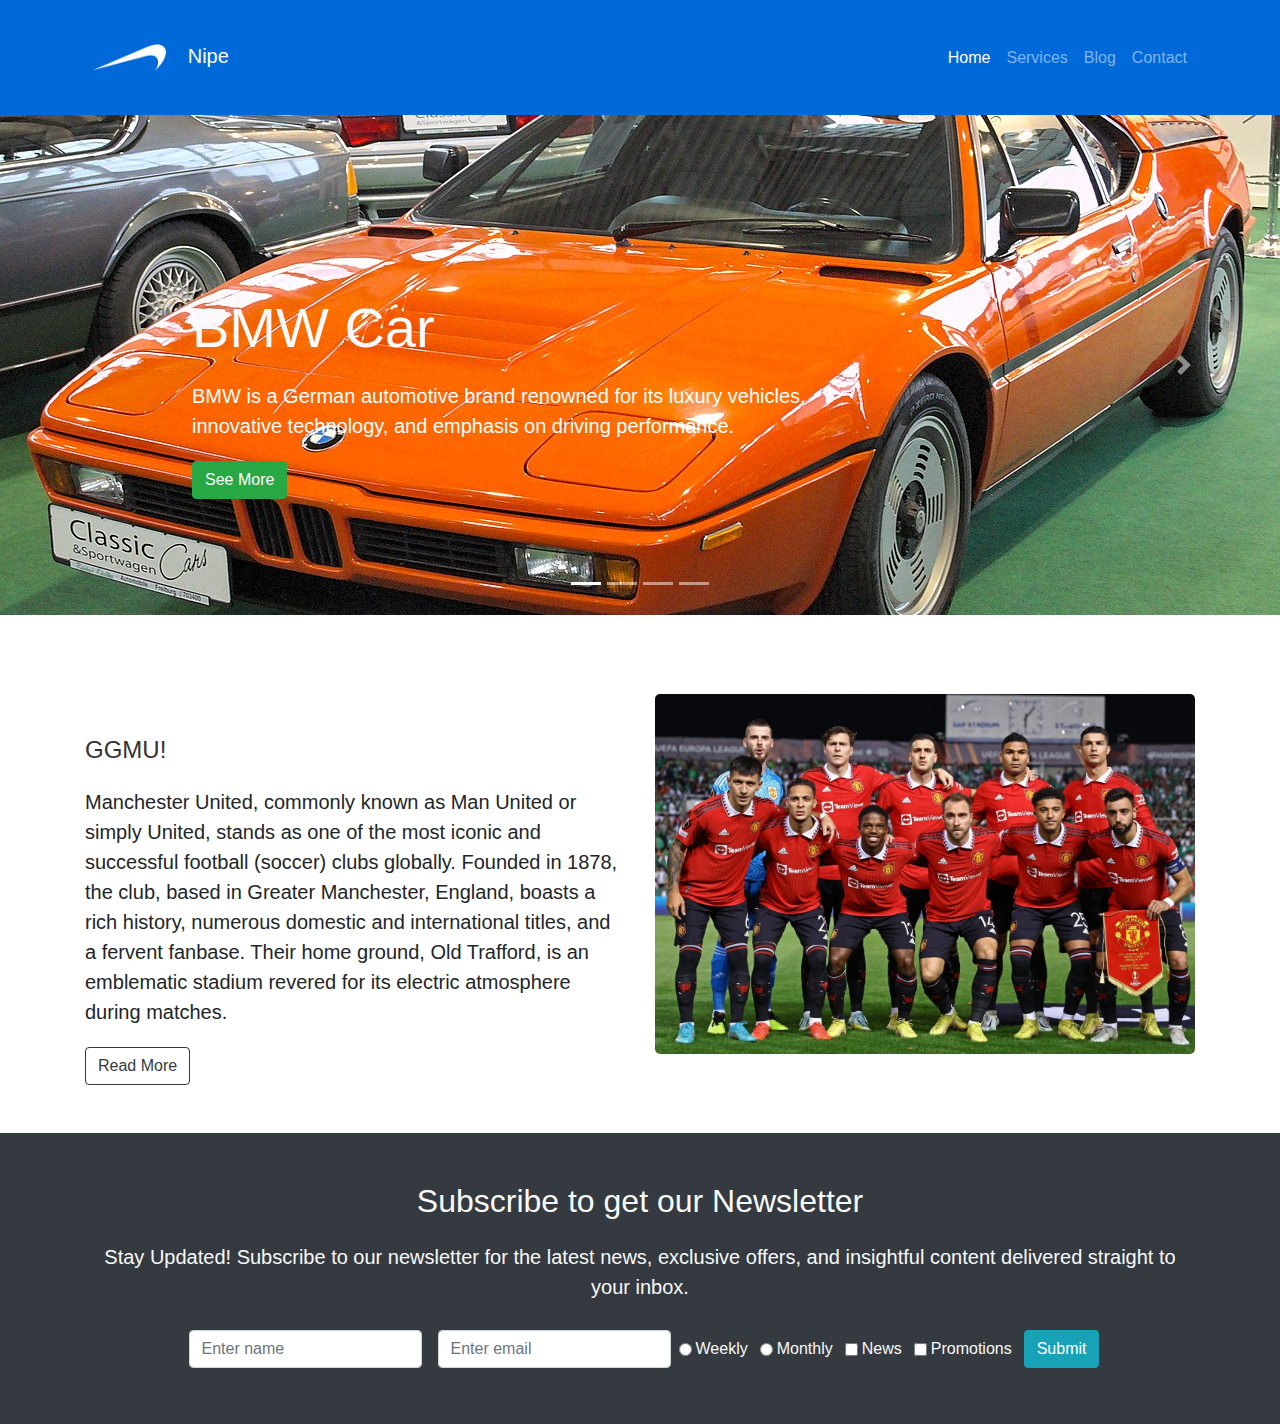
<file: V1/index.html>
<!DOCTYPE html>
<html lang="en">
<head>
	
	<meta charset="utf-8">
	<meta name="viewport" content="width=device-width; initial-scale=1.0">
	<link rel="shortcut icon" type="image/x-icon" href="img/favicon.png">
	<link rel="stylesheet" type="text/css" href="css/bootstrap.min.css">
	<link rel="stylesheet" type="text/css" href="css/main.css">
	<link rel="stylesheet" type="text/css" href="css/uikit.min.css"> 
	<link rel="stylesheet" type="text/css" href="css/fontawesome/css/all.css">
	<title>Nipe</title>
</head>
<body>

	<!-- Navbar Section Start -->
	<nav class="navbar navbar-dark navbar-expand-lg"  uk-sticky="top:100; animation: uk-animation-slide-top; bottom: #sticky-on-scroll-up">
		<div class="container">
			<a href="index.html" class="navbar-brand">
				<img src="img/logo1.png" class="img-fluid p-0" style="width: 35%; filter: brightness(0) invert(1);">
				<div class="ml-2 p-0 d-inline webT">Nipe</div>
			</a>
			<button class="navbar-toggler navbar-toggler-right" data-toggle="collapse" data-target="#navBar">
				<span class="navbar-toggler-icon"></span>
			</button>
			<div class="collapse navbar-collapse" id="navBar">
				<ul class="navbar-nav  ml-auto ">

					<li class="nav-item active">
						<a class="nav-link " href="index.html">Home</a>
					</li>
					<li class="nav-item">
						<a class="nav-link" href="services.html">Services</a>
					</li>
					<li class="nav-item">
						<a class="nav-link" href="blog.html">Blog</a>
					</li>
					<li class="nav-item">
						<a class="nav-link" href="contact.html">Contact</a>
					</li>
				</ul>
			</div>
		</div>
	</nav>
	<!-- Nav Section End -->

	<!-- Slider Section Start -->
	<section id="slider" class="bg-dark"> 
		<div id="myCarousel" class="carousel slide" data-ride="carousel">
			<ol class="carousel-indicators">
				<li class="active" data-slide-to="0" data-target="#myCarousel"></li>
				<li data-target="#myCarousel" data-slide-to="1"></li>
				<li data-target="#myCarousel" data-slide-to="2"></li>
				<li data-target="#myCarousel" data-slide-to="3"></li>
			</ol>
			<div class="carousel-inner" role="listbox">
				<div class="carousel-item crs-img-1 active">
					<div class="container">
						<div class="carousel-caption pb-5 mb-5 text-left">
							<h2 class="display-4 text-light">BMW Car</h2>
							<p class="lead">
								BMW is a German automotive brand renowned for its luxury vehicles,<br>innovative technology, and emphasis on driving performance.
							</p>
							<a href="blog.html" class="btn btn-success">See More</a>
						</div>
					</div>
				</div>
				<div class="carousel-item crs-img-2">
					<div class="container">
						<div class="carousel-caption mb-5 text-center">
							<h2 class="display-4 text-light">AI Home</h2>
							<p>
								An AI home integrates artificial intelligence into household devices and systems, allowing automation, control,<br> and optimization of various functions for convenience and efficiency.
							</p>
							<a href="blog.html" class="btn btn-warning">Read More</a>
						</div>
					</div>
				</div>
				<div class="carousel-item crs-img-3">
					<div class="container">
						<div class="carousel-caption pb-5 mb-5 text-right">
							<h2 class="display-4 text-light">Play/Theater</h2>
							<p>
								The theater provides a stage for storytelling, entertainment, and artistic expression through live performances, <br>encompassing various genres like drama, comedy, musicals, and more.
							</p>
							<a href="blog.html" class="btn btn-info">Learn More</a>
						</div>
					</div>
				</div>
				<div class="carousel-item crs-img-4">
					<div class="container">
						<div class="carousel-caption pb-5 mb-5 text-left">
							<h2 class="display-4 text-light">Poppins</h2>
							<p>
								House of classic & modern florals, plants & tropicals, <br>along with Mylar balloons & gourmet baskets.
							</p>
							<a href="blog.html" class="btn btn-success">Read More</a>
						</div>
					</div>
				</div>
			</div>
			<a href="#myCarousel" class="carousel-control-prev" data-slide="prev">
				<span class="carousel-control-prev-icon"></span>
			</a>
			<a href="#myCarousel" class="carousel-control-next" data-slide="next">
				<span class="carousel-control-next-icon"></span>
			</a>
		</div>		
	</section>
	<!-- Slider Section End -->

	<!-- Info Section Start -->
	<section id="info" class="py-5">
		<div class="container">
			<div class="row">
				<div class="col-lg-6 col-md-6 col-sm-6 justify-content-center text-left infoS">
					<h3 >GGMU!</h3>
					<p class="lead">
						Manchester United, commonly known as Man United or simply United, stands as one of the most iconic and successful football (soccer) clubs globally. Founded in 1878, the club, based in Greater Manchester, England, boasts a rich history, numerous domestic and international titles, and a fervent fanbase. Their home ground, Old Trafford, is an emblematic stadium revered for its electric atmosphere during matches.
					</p>
					<a href="services.html" class="btn btn-outline-dark">Read More</a>
				</div>
				<div class="col-lg-6 col-md-6 col-sm-6 align-self-center">
					<img src="img/info.jpg" class="img-fluid">
				</div>
			</div>
		</div>
	</section>
	<!-- Info Section End -->
	
	<!-- Subscribe Section Start -->
	<section id="subscribe" class="text-center py-5 bg-dark text-light">
	<div class="container">
		<div class="row">
			<div class="col">
				<h2 class="text-light">Subscribe to get our Newsletter</h2>
				<p class="lead">
					Stay Updated! Subscribe to our newsletter for the latest news, exclusive offers, and insightful content delivered straight to your inbox.
				</p>
				<form class="form-inline justify-content-center">
					<input type="text" placeholder="Enter name" class="form-control m-2">
					<input type="email" placeholder="Enter email" class="form-control m-2">
					<div class="form-check form-check-inline">
						<input class="form-check-input" type="radio" name="newsletter-frequency" id="daily" value="daily">
						<label class="form-check-label" for="daily">Weekly</label>
					</div>
					<div class="form-check form-check-inline">
						<input class="form-check-input" type="radio" name="newsletter-frequency" id="weekly" value="weekly">
						<label class="form-check-label" for="weekly">Monthly</label>
					</div>
					<div class="form-check form-check-inline">
						<input class="form-check-input" type="checkbox" name="newsletter-type[]" id="news" value="news">
						<label class="form-check-label" for="news">News</label>
					</div>
					<div class="form-check form-check-inline">
						<input class="form-check-input" type="checkbox" name="newsletter-type[]" id="promotions" value="promotions">
						<label class="form-check-label" for="promotions">Promotions</label>
					</div>
					<a href="services.html" class="btn btn-info">Submit</a>
				</form>
			</div>
		</div>
	</div>
</section>
<!-- Subcribe Section End -->

	<script type="text/javascript" src="js/jquery-slim.min.js"></script>
	<script type="text/javascript" src="js/popper.min.js"></script>
	<script type="text/javascript" src="js/bootstrap.min.js"></script>
	<script type="text/javascript" src="js/uikit.min.js"></script>
	<script type="text/javascript" src="js/uikit-icons.min.js"></script>
</body>
</html>
</file>
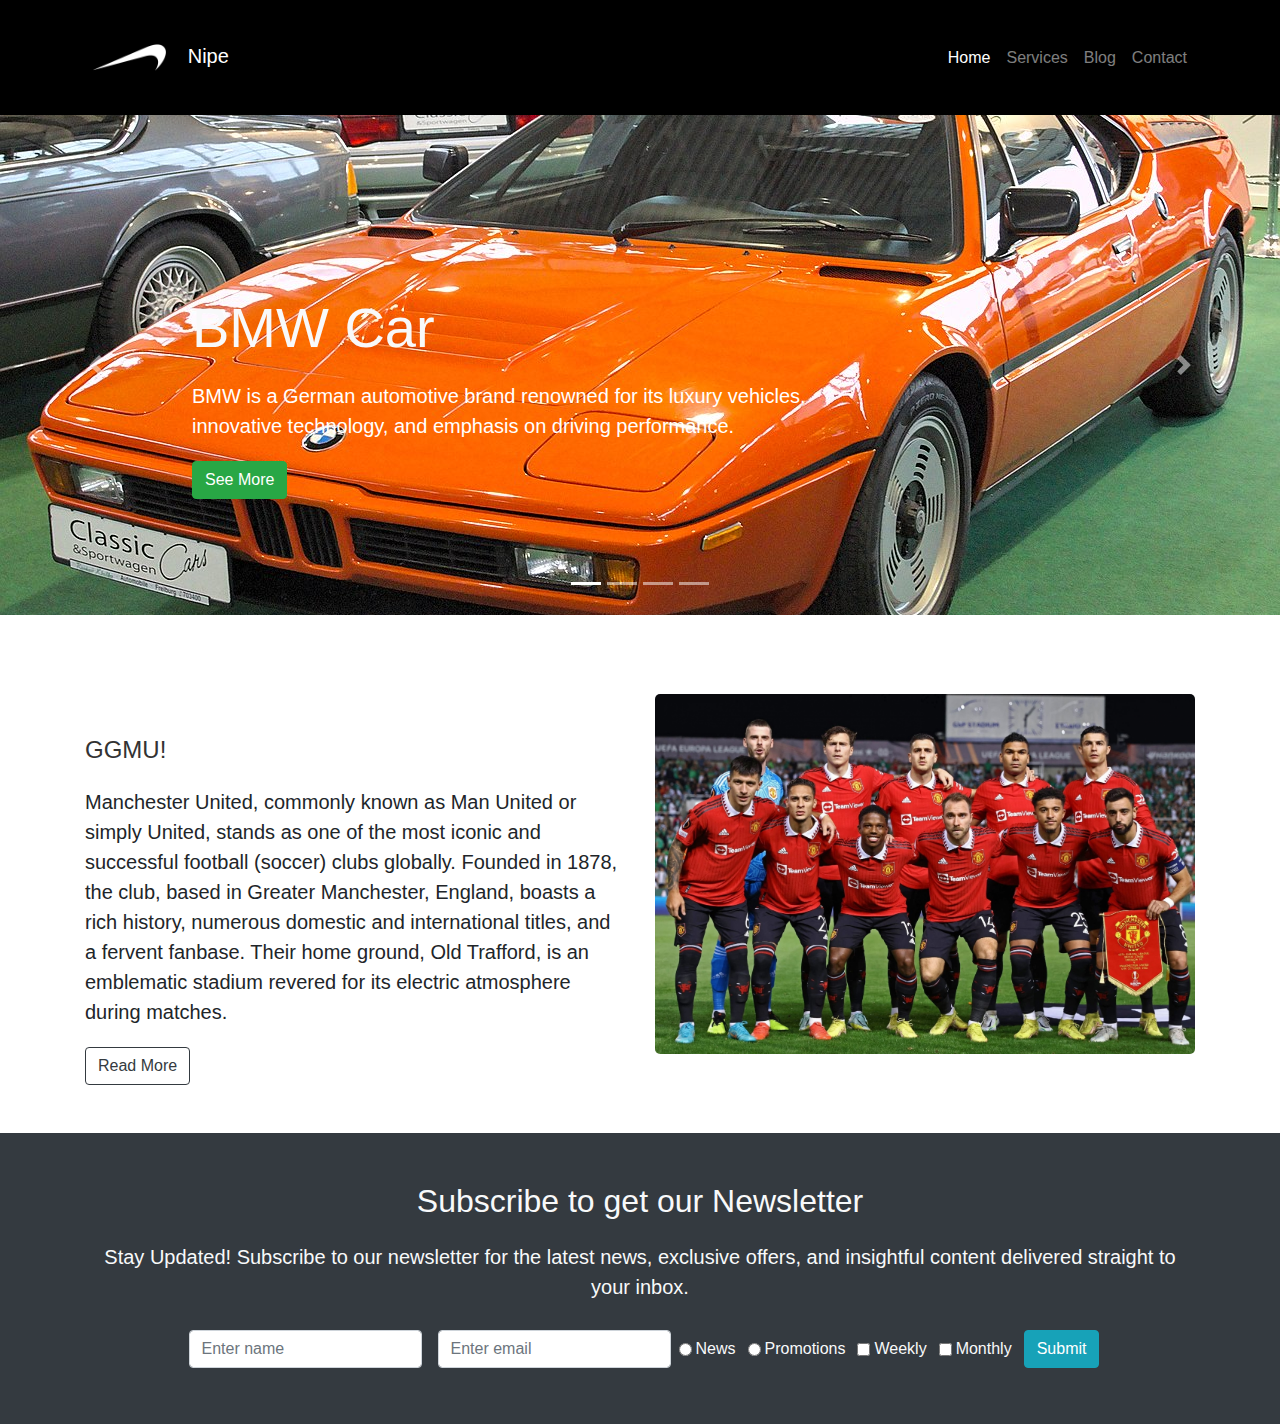
<file: V2/index.html>
<!DOCTYPE html>
<html lang="en">
<head>

	<meta charset="utf-8">
	<meta name="viewport" content="width=device-width; initial-scale=1.0">
	<link rel="shortcut icon" type="image/x-icon" href="img/favicon.png">
	<link rel="stylesheet" type="text/css" href="css/bootstrap.min.css">
	<link rel="stylesheet" type="text/css" href="css/main.css">
	<link rel="stylesheet" type="text/css" href="css/uikit.min.css">
	<link rel="stylesheet" type="text/css" href="css/fontawesome/css/all.css">
	<title>Nipe</title>
</head>
<body>

<!-- Navbar Section Start -->
<nav class="navbar navbar-dark navbar-expand-lg"  uk-sticky="top:100; animation: uk-animation-slide-top; bottom: #sticky-on-scroll-up">
	<div class="container">
		<a href="index.html" class="navbar-brand">
			<img src="img/logo1.png" class="img-fluid p-0" style="width: 35%; filter: brightness(0) invert(1);">
			<div class="ml-2 p-0 d-inline webT">Nipe</div>
		</a>
		<button class="navbar-toggler navbar-toggler-right" data-toggle="collapse" data-target="#navBar">
			<span class="navbar-toggler-icon"></span>
		</button>
		<div class="collapse navbar-collapse" id="navBar">
			<ul class="navbar-nav  ml-auto ">

				<li class="nav-item active">
					<a class="nav-link " href="index.html">Home</a>
				</li>
				<li class="nav-item">
					<a class="nav-link" href="services.html">Services</a>
				</li>
				<li class="nav-item">
					<a class="nav-link" href="blog.html">Blog</a>
				</li>
				<li class="nav-item">
					<a class="nav-link" href="contact.html">Contact</a>
				</li>
			</ul>
		</div>
	</div>
</nav>
<!-- Nav Section End -->

<!-- Slider Section Start -->
<section id="slider" class="bg-dark">
	<div id="myCarousel" class="carousel slide" data-ride="carousel">
		<ol class="carousel-indicators">
			<li class="active" data-slide-to="0" data-target="#myCarousel"></li>
			<li data-target="#myCarousel" data-slide-to="1"></li>
			<li data-target="#myCarousel" data-slide-to="2"></li>
			<li data-target="#myCarousel" data-slide-to="3"></li>
		</ol>
		<div class="carousel-inner" role="listbox">
			<div class="carousel-item crs-img-1 active">
				<div class="container">
					<div class="carousel-caption pb-5 mb-5 text-left">
						<h2 class="display-4 text-light">BMW Car</h2>
						<p class="lead">
							BMW is a German automotive brand renowned for its luxury vehicles,<br>innovative technology, and emphasis on driving performance.
						</p>
						<a href="blog.html" class="btn btn-success">See More</a>
					</div>
				</div>
			</div>
			<div class="carousel-item crs-img-2">
				<div class="container">
					<div class="carousel-caption mb-5 text-center">
						<h2 class="display-4 text-light">AI Home</h2>
						<p>
							An AI home integrates artificial intelligence into household devices and systems, allowing automation, control,<br> and optimization of various functions for convenience and efficiency.
						</p>
						<a href="blog.html" class="btn btn-warning">Read More</a>
					</div>
				</div>
			</div>
			<div class="carousel-item crs-img-3">
				<div class="container">
					<div class="carousel-caption pb-5 mb-5 text-right">
						<h2 class="display-4 text-light">Play/Theater</h2>
						<p>
							The theater provides a stage for storytelling, entertainment, and artistic expression through live performances, <br>encompassing various genres like drama, comedy, musicals, and more.
						</p>
						<a href="blog.html" class="btn btn-info">Learn More</a>
					</div>
				</div>
			</div>
			<div class="carousel-item crs-img-4">
				<div class="container">
					<div class="carousel-caption pb-5 mb-5 text-left">
						<h2 class="display-4 text-light">Poppins</h2>
						<p>
							House of classic & modern florals, plants & tropicals, <br>along with Mylar balloons & gourmet baskets.
						</p>
						<a href="blog.html" class="btn btn-success">Read More</a>
					</div>
				</div>
			</div>
		</div>
		<a href="#myCarousel" class="carousel-control-prev" data-slide="prev">
			<span class="carousel-control-prev-icon"></span>
		</a>
		<a href="#myCarousel" class="carousel-control-next" data-slide="next">
			<span class="carousel-control-next-icon"></span>
		</a>
	</div>
</section>
<!-- Slider Section End -->

<!-- Info Section Start -->
<section id="info" class="py-5">
	<div class="container">
		<div class="row">
			<div class="col-lg-6 col-md-6 col-sm-6 justify-content-center text-left infoS">
				<h3 >GGMU!</h3>
				<p class="lead">
					Manchester United, commonly known as Man United or simply United, stands as one of the most iconic and successful football (soccer) clubs globally. Founded in 1878, the club, based in Greater Manchester, England, boasts a rich history, numerous domestic and international titles, and a fervent fanbase. Their home ground, Old Trafford, is an emblematic stadium revered for its electric atmosphere during matches.
				</p>
				<a href="blog.html" class="btn btn-outline-dark">Read More</a>
			</div>
			<div class="col-lg-6 col-md-6 col-sm-6 align-self-center">
				<img src="img/info.jpg" class="img-fluid">
			</div>
		</div>
	</div>
</section>
<!-- Info Section End -->

<!-- Subscribe Section Start -->
<section id="subscribe" class="text-center py-5 bg-dark text-light">
	<div class="container">
		<div class="row">
			<div class="col">
				<h2 class="text-light">Subscribe to get our Newsletter</h2>
				<p class="lead">
					Stay Updated! Subscribe to our newsletter for the latest news, exclusive offers, and insightful content delivered straight to your inbox.
				</p>
				<form class="form-inline justify-content-center">
					<input type="text" placeholder="Enter name" class="form-control m-2">
					<input type="email" placeholder="Enter email" class="form-control m-2">
					<div class="form-check form-check-inline">
						<input class="form-check-input" type="radio" name="newsletter-frequency" id="daily" value="daily">
						<label class="form-check-label" for="daily">News</label>
					</div>
					<div class="form-check form-check-inline">
						<input class="form-check-input" type="radio" name="newsletter-frequency" id="weekly" value="weekly">
						<label class="form-check-label" for="weekly">Promotions</label>
					</div>
					<div class="form-check form-check-inline">
						<input class="form-check-input" type="checkbox" name="newsletter-type[]" id="news" value="news">
						<label class="form-check-label" for="news">Weekly</label>
					</div>
					<div class="form-check form-check-inline">
						<input class="form-check-input" type="checkbox" name="newsletter-type[]" id="promotions" value="promotions">
						<label class="form-check-label" for="promotions">Monthly</label>
					</div>
					<a href="services.html" class="btn btn-info">Submit</a>
				</form>
			</div>
		</div>
	</div>
</section>
<!-- Subcribe Section End -->

<script type="text/javascript" src="js/jquery-slim.min.js"></script>
<script type="text/javascript" src="js/popper.min.js"></script>
<script type="text/javascript" src="js/bootstrap.min.js"></script>
<script type="text/javascript" src="js/uikit.min.js"></script>
<script type="text/javascript" src="js/uikit-icons.min.js"></script>
</body>
</html>
</file>
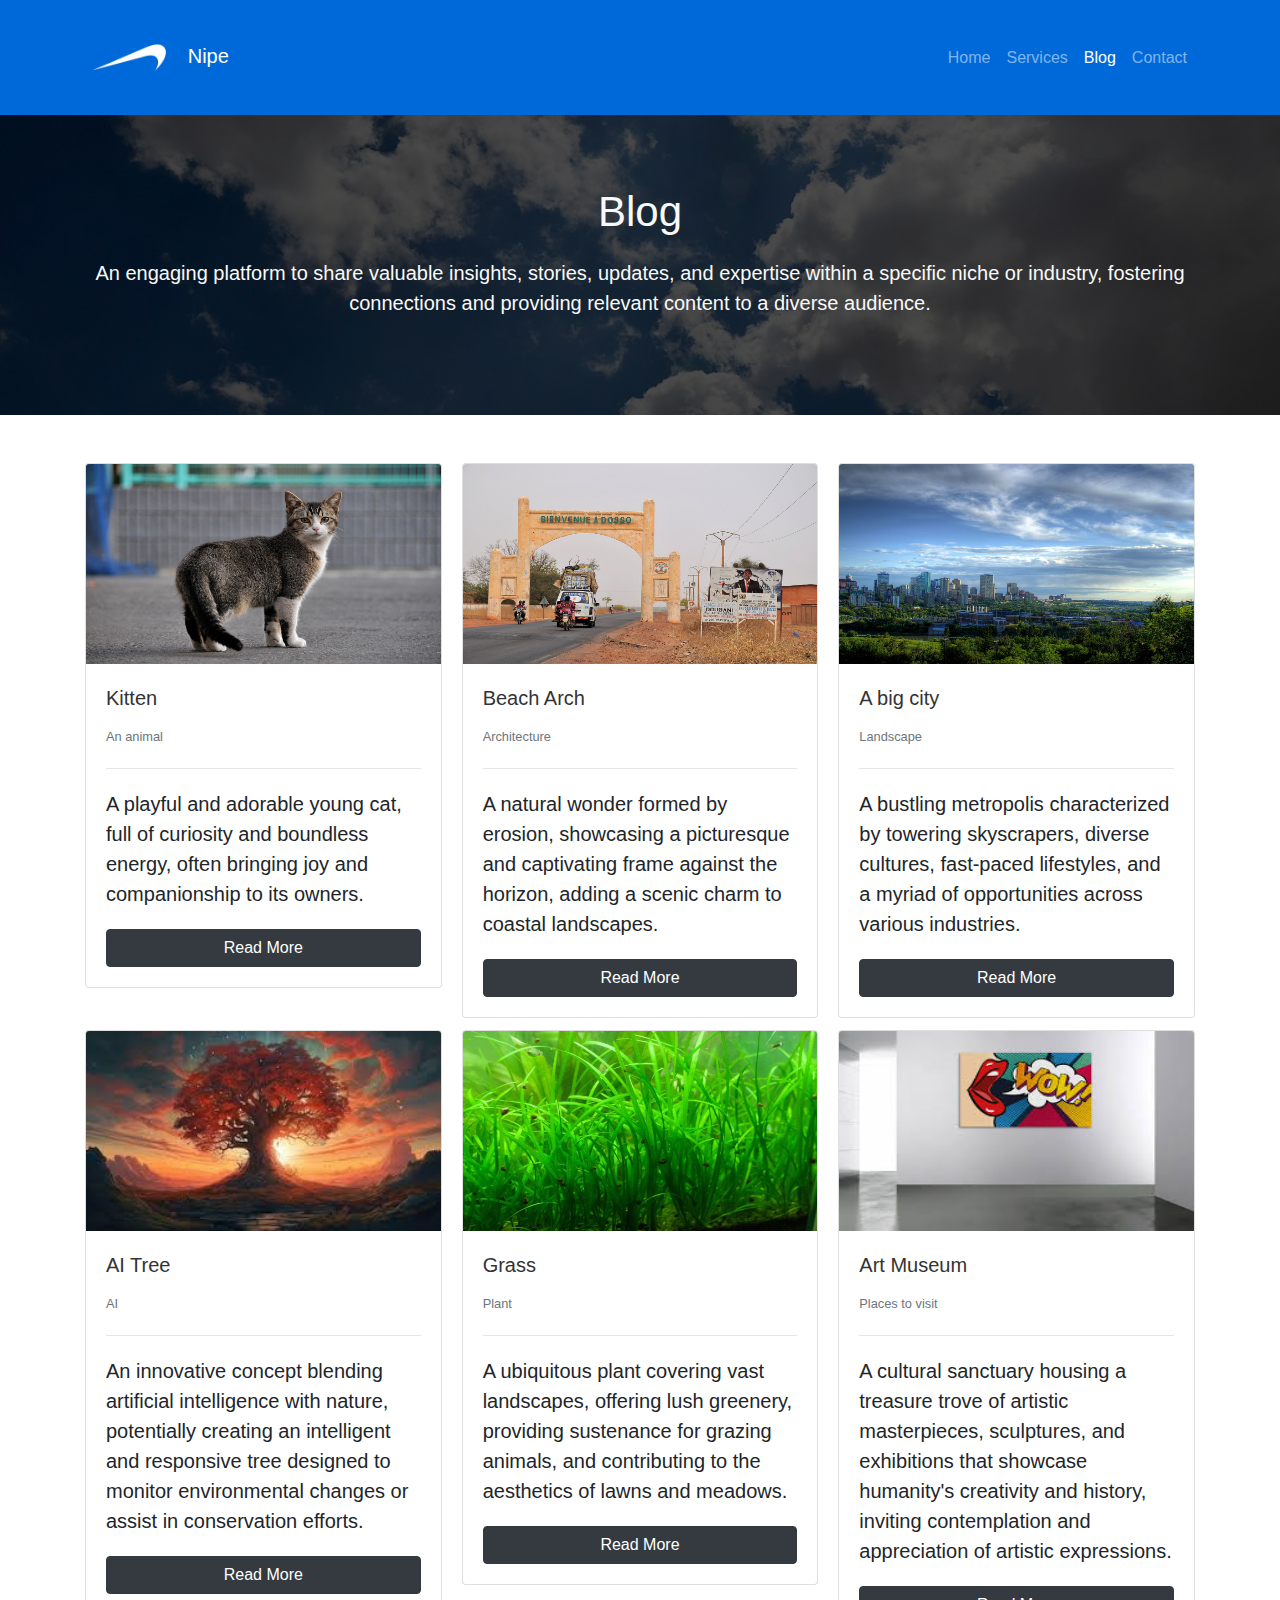
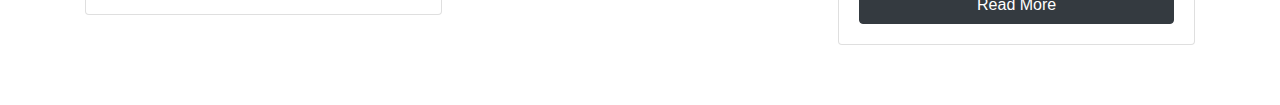
<file: V1/blog.html>
<!DOCTYPE html>
<html lang="en">
<head>
	<title>Nipe</title>
	<meta charset="utf-8">
	<meta name="viewport" content="width:device-width; initial-scale=1.0">
	<link rel="shortcut icon" type="image/x-icon" href="img/favicon.png">
	<link rel="stylesheet" type="text/css" href="css/bootstrap.min.css">
	<link rel="stylesheet" type="text/css" href="css/main.css">
	<link rel="stylesheet" type="text/css" href="css/uikit.min.css"> 
	<link rel="stylesheet" type="text/css" href="css/fontawesome/css/all.css">

</head>
<body>

	<!-- Navbar Section Start -->
	<nav class="navbar navbar-dark navbar-expand-lg"  uk-sticky="top:100; animation: uk-animation-slide-top; bottom: #sticky-on-scroll-up">
		<div class="container">
			<a href="index.html" class="navbar-brand">
				<img src="img/logo1.png" class="img-fluid p-0" style="width: 35%; filter: brightness(0) invert(1);">
				<div class="ml-2 p-0 d-inline webT">Nipe</div>
			</a>
			<button class="navbar-toggler navbar-toggler-right" data-toggle="collapse" data-target="#navBar">
				<span class="navbar-toggler-icon"></span>
			</button>
			<div class="collapse navbar-collapse" id="navBar">
				<ul class="navbar-nav  ml-auto ">

					<li class="nav-item">
						<a class="nav-link " href="index.html">Home</a>
					</li>
					<li class="nav-item">
						<a class="nav-link" href="services.html">Services</a>
					</li>
					<li class="nav-item  active">
						<a class="nav-link" href="blog.html">Blog</a>
					</li>
					<li class="nav-item">
						<a class="nav-link" href="contact.html">Contact</a>
					</li>
				</ul>
			</div>
		</div>
	</nav>
	<!-- Nav Section End -->

	
	<!-- Blog Section Start -->
	<section id="blog" class="text-center py-5 text-light">
		<div class="inner-overlay">
			<div class="container">
				<div class="row">
					<div class="col mt-5 pt-4">
						<h1 class="text-light">Blog</h1 >
						<p class="lead">
							An engaging platform to share valuable insights, stories, updates, and expertise within a specific niche or industry, fostering connections and providing relevant content to a diverse audience.
						</p>
					</div>
				</div>
			</div>
		</div>
	</section>
	<!-- Blog Section End -->

	<!-- Blog Post Section Start -->
	<section id="blog-post" class="py-5">
		<div class="container">
			<div class="row">
				<div class="col col-md-12">
					<div class="card-columns">
						<div class="card">
							<img src="img/gallery1.jpg" class="img-fluid card-img-top">
							<div class="card-body">
								<h4 class="card-title">Kitten</h4>
								<small class="text-muted">An animal</small>
								<hr>
								<p class="lead">A playful and adorable young cat, full of curiosity and boundless energy, often bringing joy and companionship to its owners.</p>
								<a href="#" class="btn btn-dark btn-block">Read More</a>
							</div>
						</div>
						<div class="card">
							<img src="img/gallery7.jpg" class="img-fluid card-img-top">
							<div class="card-body">
								<h4 class="card-title">Beach Arch</h4>
								<small class="text-muted">Architecture</small>
								<hr>
								<p class="lead">A natural wonder formed by erosion, showcasing a picturesque and captivating frame against the horizon, adding a scenic charm to coastal landscapes.</p>
								<a href="#" class="btn btn-dark btn-block">Read More</a>
							</div>
						</div>
						<div class="card">
							<img src="img/gallery9.jpg" class="img-fluid card-img-top">
							<div class="card-body">
								<h4 class="card-title">A big city</h4>
								<small class="text-muted">Landscape</small>
								<hr>
								<p class="lead">A bustling metropolis characterized by towering skyscrapers, diverse cultures, fast-paced lifestyles, and a myriad of opportunities across various industries.</p>
								<a href="#" class="btn btn-dark btn-block">Read More</a>
							</div>
						</div>
					</div>
				</div>
			</div>
			<div class="row">
				<div class="col">
					<div class="card-columns">
						<div class="card">
							<img src="img/gallery3.jpg" class="img-fluid card-img-top">
							<div class="card-body">
								<h4 class="card-title">AI Tree</h4>
								<small class="text-muted">AI</small>
								<hr>
								<p class="lead">An innovative concept blending artificial intelligence with nature, potentially creating an intelligent and responsive tree designed to monitor environmental changes or assist in conservation efforts.</p>
								<a href="#" class="btn btn-dark btn-block">Read More</a>
							</div>
						</div>
						<div class="card">
							<img src="img/gallery5.jpg" class="img-fluid card-img-top">
							<div class="card-body">
								<h4 class="card-title">Grass</h4>
								<small class="text-muted">Plant</small>
								<hr>
								<p class="lead">A ubiquitous plant covering vast landscapes, offering lush greenery, providing sustenance for grazing animals, and contributing to the aesthetics of lawns and meadows.</p>
								<a href="#" class="btn btn-dark btn-block">Read More</a>
							</div>
						</div>
						<div class="card">
							<img src="img/gallery4.jpg" class="img-fluid card-img-top">
							<div class="card-body">
								<h4 class="card-title">Art Museum</h4>
								<small class="text-muted">Places to visit</small>
								<hr>
								<p class="lead">A cultural sanctuary housing a treasure trove of artistic masterpieces, sculptures, and exhibitions that showcase humanity's creativity and history, inviting contemplation and appreciation of artistic expressions.</p>
								<a href="#" class="btn btn-dark btn-block">Read More</a>
							</div>
						</div>
					</div>
				</div>
			</div>
		</div>
	</section>
	<!-- Blog Post Section End -->

	<script type="text/javascript" src="js/jquery-slim.min.js"></script>
	<script type="text/javascript" src="js/popper.min.js"></script>
	<script type="text/javascript" src="js/bootstrap.min.js"></script>
	<script type="text/javascript" src="js/uikit.min.js"></script>
	<script type="text/javascript" src="js/uikit-icons.min.js"></script>
</body>
</html>
</file>
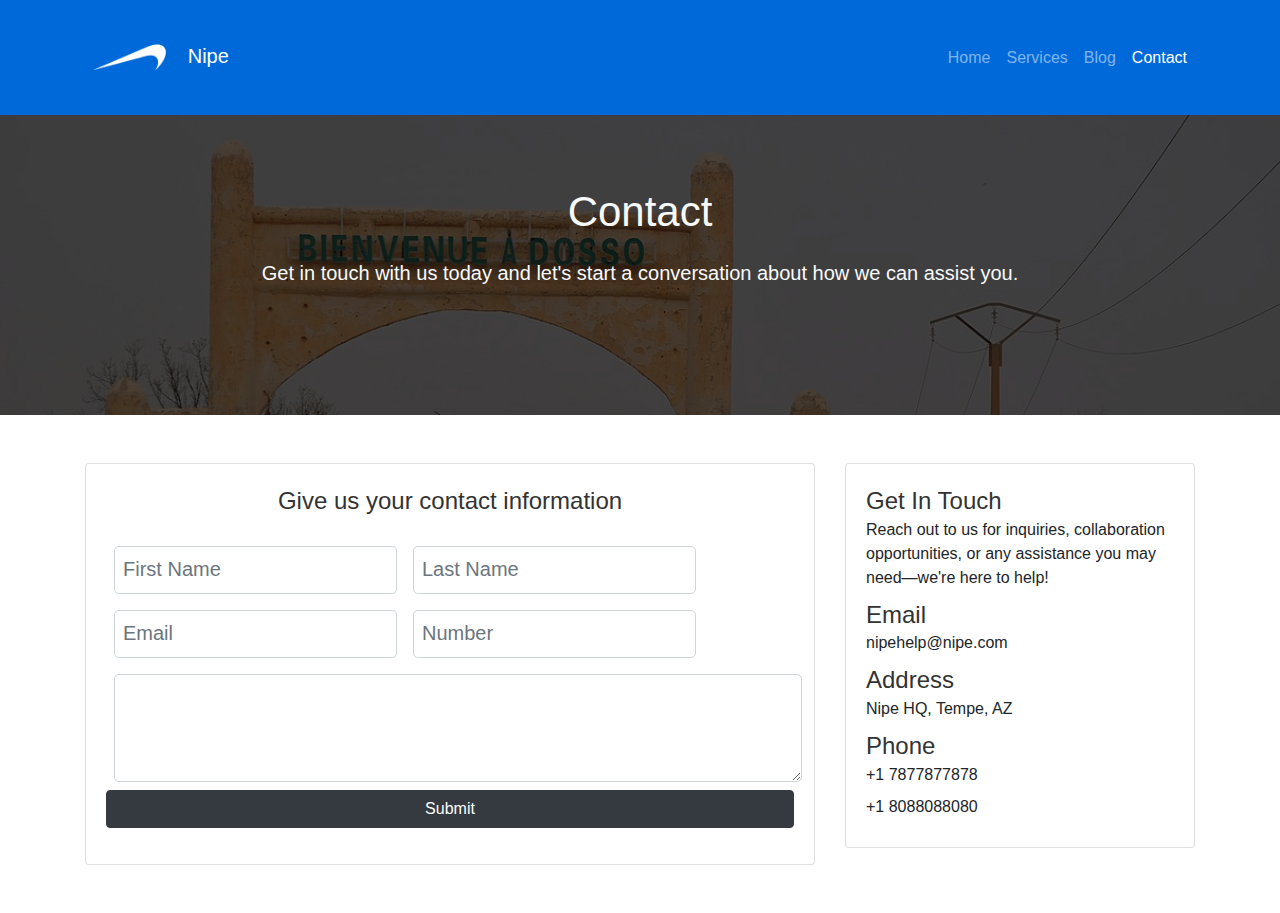
<file: V1/contact.html>
<!DOCTYPE html>
<html lang="en">
<head>
	<title>Nipe</title>
	<meta charset="utf-8">
	<meta name="viewport" content="width:device-width; initial-scale=1.0">
	<link rel="shortcut icon" type="image/x-icon" href="img/favicon.png">
	<link rel="stylesheet" type="text/css" href="css/bootstrap.min.css">
	<link rel="stylesheet" type="text/css" href="css/main.css">
	<link rel="stylesheet" type="text/css" href="css/uikit.min.css"> 
	<link rel="stylesheet" type="text/css" href="css/fontawesome/css/all.css">

</head>
<body>

	<!-- Navbar Section Start -->
	<nav class="navbar navbar-dark navbar-expand-lg"  uk-sticky="top:100; animation: uk-animation-slide-top; bottom: #sticky-on-scroll-up">
		<div class="container">
			<a href="index.html" class="navbar-brand">
				<img src="img/logo1.png" class="img-fluid p-0" style="width: 35%; filter: brightness(0) invert(1);">
				<div class="ml-2 p-0 d-inline webT">Nipe</div>
			</a>
			<button class="navbar-toggler navbar-toggler-right" data-toggle="collapse" data-target="#navBar">
				<span class="navbar-toggler-icon"></span>
			</button>
			<div class="collapse navbar-collapse" id="navBar">
				<ul class="navbar-nav  ml-auto ">

					<li class="nav-item">
						<a class="nav-link " href="index.html">Home</a>
					</li>
					<li class="nav-item">
						<a class="nav-link" href="services.html">Services</a>
					</li>
					<li class="nav-item ">
						<a class="nav-link" href="blog.html">Blog</a>
					</li>
					<li class="nav-item active">
						<a class="nav-link" href="contact.html">Contact</a>
					</li>
				</ul>
			</div>
		</div>
	</nav>
	<!-- Nav Section End -->

	
	<!-- Contact Section Start -->
	<section id="contact" class="text-center py-5 text-light">
		<div class="inner-overlay">
			<div class="container">
				<div class="row">
					<div class="col mt-5 pt-4">
						<h1 class="text-light">Contact</h1 >
						<p class="lead">
							Get in touch with us today and let's start a conversation about how we can assist you.
						</p>
					</div>
				</div>
			</div>
		</div>
	</section>
	<!-- Contact Section End -->

	<!-- Contact Main Section Start -->
	<section class="py-5" id="contact-main">
		<div class="container">
			<div class="row"> 
				 <div class="col-lg-8">
				 	<div class="card">
				 		<div class="card-body">
				 			<form class="form-group">
				 				<h3 class="text-center">Give us your contact information</h3>
				 				<div class="form-inline">
				 					<input type="text" placeholder="First Name"required class="form-control form-control-lg p-2 m-2">
				 					<input type="text" placeholder="Last Name"required class="form-control form-control-lg p-2 m-2">
				 				</div>
				 				<div class="form-inline">
				 					<input type="email" placeholder="Email"required class="form-control form-control-lg p-2 m-2">
				 					<input type="text" placeholder="Number"required class="form-control form-control-lg p-2 m-2">
				 				</div>
				 				<div>
				 					<textarea rows="3" placeholder="Message" class="form-control form-control-lg p-2 m-2" required>
				 					</textarea>
				 					<input type="submit" value="Submit" class="btn btn-dark btn-block ">
				 				</div>
				 			</form>
				 		</div>
				 	</div>
				 </div>
				 <div class="col-lg-4">
				 	<div class="card">
				 		<div class="card-body">
				 			<h3 class="card-title m-0">Get In Touch</h3>
				 			<p class="m-0 mb-2">
								Reach out to us for inquiries, collaboration opportunities, or any assistance you may need—we're here to help!
				 			 </p>
				 			 <h3 class="card-title m-0">Email</h3>
				 			 <p class="m-0 mb-2">
				 			 	nipehelp@nipe.com
				 			 </p>
				 			 <h3 class="card-title m-0">Address</h3>
				 			 <p class="m-0 mb-2">
				 			 	Nipe HQ, Tempe, AZ
				 			 </p>
				 			 <h3 class="card-title m-0">Phone</h3>
				 			 <p class="m-0 mb-2">
				 			 	+1 7877877878
				 			 </p>
				 			 <p class="m-0 mb-2">
				 			 	+1 8088088080
				 			 </p>                                         
				 		</div>
				 	</div>
				 </div>				 
			</div>
		</div>
	</section>
	<!-- Contact Main Section End -->

	<script type="text/javascript" src="js/jquery-slim.min.js"></script>
	<script type="text/javascript" src="js/popper.min.js"></script>
	<script type="text/javascript" src="js/bootstrap.min.js"></script>
	<script type="text/javascript" src="js/uikit.min.js"></script>
	<script type="text/javascript" src="js/uikit-icons.min.js"></script>
</body>
</html>
</file>
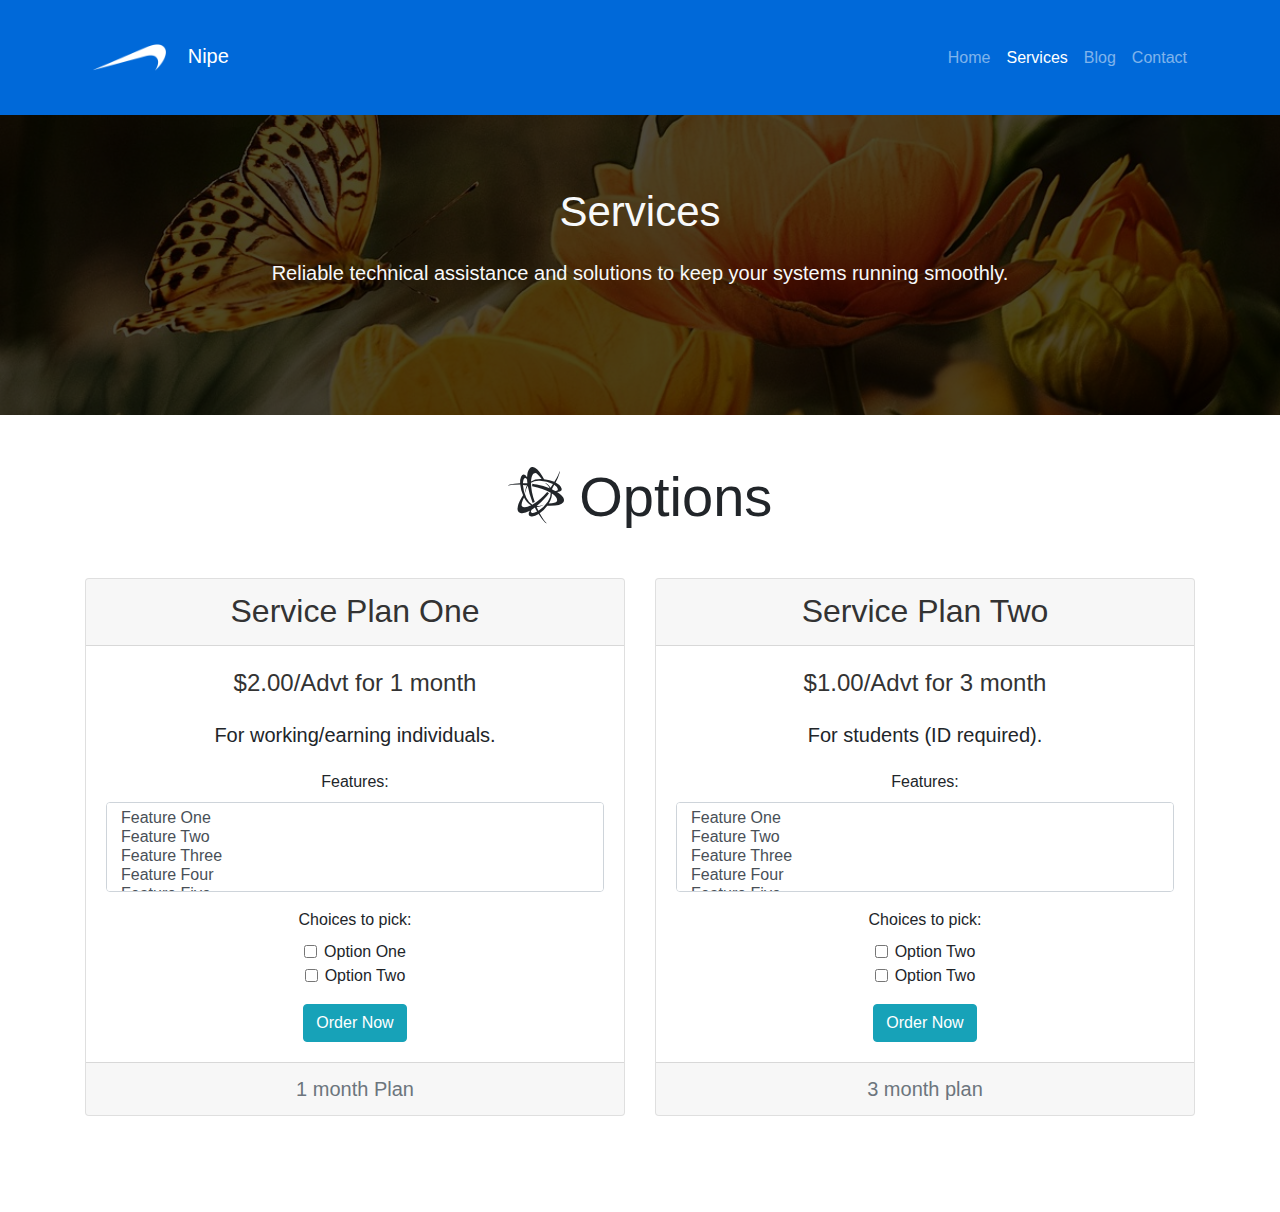
<file: V1/services.html>
<!DOCTYPE html>
<html lang="en">
<head>
	<title>Nipe</title>
	<meta charset="utf-8">
	<meta name="viewport" content="width:device-width; initial-scale=1.0">
	<link rel="shortcut icon" type="image/x-icon" href="img/favicon.png">
	<link rel="stylesheet" type="text/css" href="css/bootstrap.min.css">
	<link rel="stylesheet" type="text/css" href="css/main.css">
	<link rel="stylesheet" type="text/css" href="css/uikit.min.css"> 
	<link rel="stylesheet" type="text/css" href="css/fontawesome/css/all.css">

</head>
<body>

	<!-- Navbar Section Start -->
	<nav class="navbar navbar-dark navbar-expand-lg"  uk-sticky="top:100; animation: uk-animation-slide-top; bottom: #sticky-on-scroll-up">
		<div class="container">
			<a href="index.html" class="navbar-brand">
				<img src="img/logo1.png" class="img-fluid p-0" style="width: 35%; filter: brightness(0) invert(1);">
				<div class="ml-2 p-0 d-inline webT">Nipe</div>
			</a>
			<button class="navbar-toggler navbar-toggler-right" data-toggle="collapse" data-target="#navBar">
				<span class="navbar-toggler-icon"></span>
			</button>
			<div class="collapse navbar-collapse" id="navBar">
				<ul class="navbar-nav  ml-auto ">

					<li class="nav-item">
						<a class="nav-link " href="index.html">Home</a>
					</li>
					<li class="nav-item active">
						<a class="nav-link" href="services.html">Services</a>
					</li>
					<li class="nav-item">
						<a class="nav-link" href="blog.html">Blog</a>
					</li>
					<li class="nav-item">
						<a class="nav-link" href="contact.html">Contact</a>
					</li>
				</ul>
			</div>
		</div>
	</nav>
	<!-- Nav Section End -->

	
	<!-- Services Section Start -->
	<section id="services"   class="text-center py-5 text-light">
		<div class="inner-overlay">
			<div class="container">
				<div class="row">
					<div class="col mt-5 pt-4">
						<h1 class="text-light">Services</h1 >
						<p class="lead">
                            Reliable technical assistance and solutions to keep your systems running smoothly.
                        </p>
					</div>
				</div>
			</div>
		</div>
	</section>
	<!-- Services Section End -->

	<section id="services-table" class="py-5 text-center">
  <div class="container">
    <div class="row">
      <div class="col">
        <span class="text-center display-4"><i class="fab fa-battle-net"></i>    Options</span>
      </div>
    </div>
    <div class="row my-5">
      <div class="col-lg-6 col-md-6">
        <div class="card">
          <div class="card-header">
            <h2 class="m-0">Service Plan One</h2>
          </div>
          <div class="card-body">
            <h3 class="card-title">$2.00/Advt for 1 month</h3>
            <p class="card-text lead">
              For working/earning individuals.
            </p>
            <div class="form-group">
              <label for="plan1-features">Features:</label>
              <select class="form-control" id="plan1-features" multiple>
                <option>Feature One</option>
                <option>Feature Two</option>
                <option>Feature Three</option>
                <option>Feature Four</option>
                <option>Feature Five</option>
              </select>
            </div>
            <div class="form-group">
              <label>Choices to pick:</label>
              <div class="form-check">
                <input class="form-check-input" type="checkbox" id="plan1-option1">
                <label class="form-check-label" for="plan1-option1">
                  Option One
                </label>
              </div>
              <div class="form-check">
                <input class="form-check-input" type="checkbox" id="plan1-option2">
                <label class="form-check-label" for="plan1-option2">
                  Option Two
                </label>
              </div>
            </div>
            <a href="contact.html" class="btn btn-info">Order Now</a>
          </div>
          <div class="card-footer">
            <h4 class="m-0 text-muted">1 month Plan </h4>
          </div>
        </div>
      </div>
      <div class="col-lg-6 col-md-6">
        <div class="card">
          <div class="card-header">
            <h2 class="m-0">Service Plan Two</h2>
          </div>
          <div class="card-body">
            <h3 class="card-title">$1.00/Advt for 3 month</h3>
            <p class="card-text lead">
              For students (ID required).
            </p>
            <div class="form-group">
              <label for="plan1-features">Features:</label>
              <select class="form-control" id="plan1-features" multiple>
                <option>Feature One</option>
                <option>Feature Two</option>
                <option>Feature Three</option>
                <option>Feature Four</option>
                <option>Feature Five</option>
              </select>
            </div>
            <div class="form-group">
              <label>Choices to pick:</label>
              <div class="form-check">
                <input class="form-check-input" type="checkbox" id="plan1-option1">
                <label class="form-check-label" for="plan1-option1>
                  Option One
                </label>
              </div>
              <div class="form-check">
                <input class="form-check-input" type="checkbox" id="plan1-option2">
                <label class="form-check-label" for="plan1-option2">
                  Option Two
                </label>
              </div>
            <div class="form-check">
                <input class="form-check-input" type="checkbox" id="plan1-option2">
                <label class="form-check-label" for="plan1-option2">
                  Option Two
                </label>
              </div>
          </div>
            <a href="contact.html" class="btn btn-info">Order Now</a>
          </div>
          <div class="card-footer">
            <h4 class="m-0 text-muted">3 month plan </h4>
          </div>
        </div>
      </div>	


	<script type="text/javascript" src="js/jquery-slim.min.js"></script>
	<script type="text/javascript" src="js/popper.min.js"></script>
	<script type="text/javascript" src="js/bootstrap.min.js"></script>
	<script type="text/javascript" src="js/uikit.min.js"></script>
	<script type="text/javascript" src="js/uikit-icons.min.js"></script>
</body>
</html>
</file>
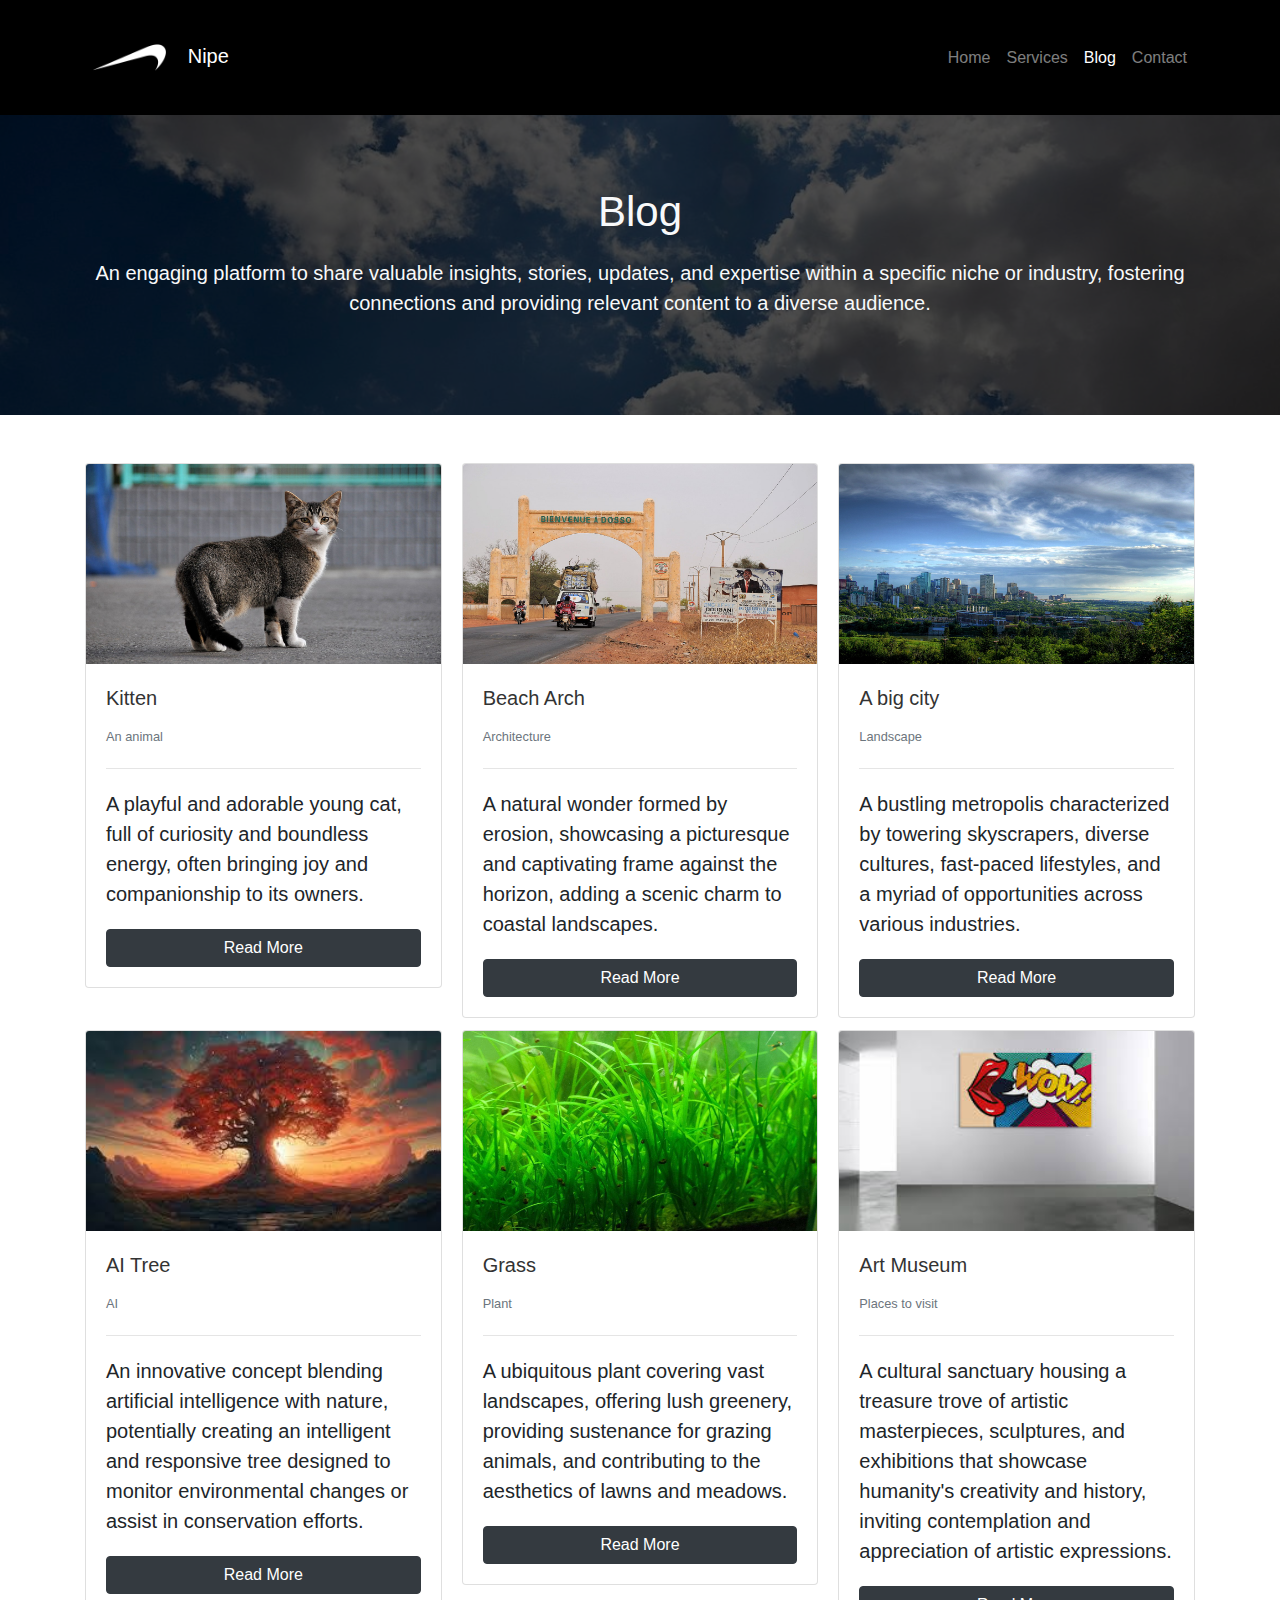
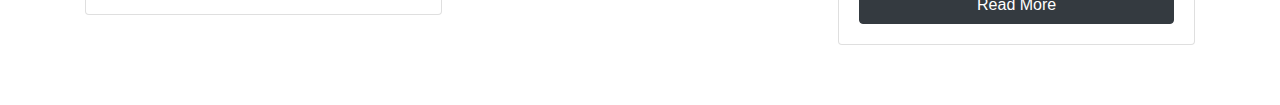
<file: V2/blog.html>
<!DOCTYPE html>
<html lang="en">
<head>
	<title>Nipe</title>
	<meta charset="utf-8">
	<meta name="viewport" content="width:device-width; initial-scale=1.0">
	<link rel="shortcut icon" type="image/x-icon" href="img/favicon.png">
	<link rel="stylesheet" type="text/css" href="css/bootstrap.min.css">
	<link rel="stylesheet" type="text/css" href="css/main.css">
	<link rel="stylesheet" type="text/css" href="css/uikit.min.css">
	<link rel="stylesheet" type="text/css" href="css/fontawesome/css/all.css">

</head>
<body>

<!-- Navbar Section Start -->
<nav class="navbar navbar-dark navbar-expand-lg"  uk-sticky="top:100; animation: uk-animation-slide-top; bottom: #sticky-on-scroll-up">
	<div class="container">
		<a href="index.html" class="navbar-brand">
			<img src="img/logo1.png" class="img-fluid p-0" style="width: 35%; filter: brightness(0) invert(1);">
			<div class="ml-2 p-0 d-inline webT">Nipe</div>
		</a>
		<button class="navbar-toggler navbar-toggler-right" data-toggle="collapse" data-target="#navBar">
			<span class="navbar-toggler-icon"></span>
		</button>
		<div class="collapse navbar-collapse" id="navBar">
			<ul class="navbar-nav  ml-auto ">

				<li class="nav-item">
					<a class="nav-link " href="index.html">Home</a>
				</li>
				<li class="nav-item">
					<a class="nav-link" href="services.html">Services</a>
				</li>
				<li class="nav-item  active">
					<a class="nav-link" href="blog.html">Blog</a>
				</li>
				<li class="nav-item">
					<a class="nav-link" href="contact.html">Contact</a>
				</li>
			</ul>
		</div>
	</div>
</nav>
<!-- Nav Section End -->


<!-- Blog Section Start -->
<section id="blog" class="text-center py-5 text-light">
	<div class="inner-overlay">
		<div class="container">
			<div class="row">
				<div class="col mt-5 pt-4">
					<h1 class="text-light">Blog</h1 >
					<p class="lead">
						An engaging platform to share valuable insights, stories, updates, and expertise within a specific niche or industry, fostering connections and providing relevant content to a diverse audience.
					</p>
				</div>
			</div>
		</div>
	</div>
</section>
<!-- Blog Section End -->

<!-- Blog Post Section Start -->
<section id="blog-post" class="py-5">
	<div class="container">
		<div class="row">
			<div class="col col-md-12">
				<div class="card-columns">
					<div class="card">
						<img src="img/gallery1.jpg" class="img-fluid card-img-top">
						<div class="card-body">
							<h4 class="card-title">Kitten</h4>
							<small class="text-muted">An animal</small>
							<hr>
							<p class="lead">A playful and adorable young cat, full of curiosity and boundless energy, often bringing joy and companionship to its owners.</p>
							<a href="#" class="btn btn-dark btn-block">Read More</a>
						</div>
					</div>
					<div class="card">
						<img src="img/gallery7.jpg" class="img-fluid card-img-top">
						<div class="card-body">
							<h4 class="card-title">Beach Arch</h4>
							<small class="text-muted">Architecture</small>
							<hr>
							<p class="lead">A natural wonder formed by erosion, showcasing a picturesque and captivating frame against the horizon, adding a scenic charm to coastal landscapes.</p>
							<a href="#" class="btn btn-dark btn-block">Read More</a>
						</div>
					</div>
					<div class="card">
						<img src="img/gallery9.jpg" class="img-fluid card-img-top">
						<div class="card-body">
							<h4 class="card-title">A big city</h4>
							<small class="text-muted">Landscape</small>
							<hr>
							<p class="lead">A bustling metropolis characterized by towering skyscrapers, diverse cultures, fast-paced lifestyles, and a myriad of opportunities across various industries.</p>
							<a href="#" class="btn btn-dark btn-block">Read More</a>
						</div>
					</div>
				</div>
			</div>
		</div>
		<div class="row">
			<div class="col">
				<div class="card-columns">
					<div class="card">
						<img src="img/gallery3.jpg" class="img-fluid card-img-top">
						<div class="card-body">
							<h4 class="card-title">AI Tree</h4>
							<small class="text-muted">AI</small>
							<hr>
							<p class="lead">An innovative concept blending artificial intelligence with nature, potentially creating an intelligent and responsive tree designed to monitor environmental changes or assist in conservation efforts.</p>
							<a href="#" class="btn btn-dark btn-block">Read More</a>
						</div>
					</div>
					<div class="card">
						<img src="img/gallery5.jpg" class="img-fluid card-img-top">
						<div class="card-body">
							<h4 class="card-title">Grass</h4>
							<small class="text-muted">Plant</small>
							<hr>
							<p class="lead">A ubiquitous plant covering vast landscapes, offering lush greenery, providing sustenance for grazing animals, and contributing to the aesthetics of lawns and meadows.</p>
							<a href="#" class="btn btn-dark btn-block">Read More</a>
						</div>
					</div>
					<div class="card">
						<img src="img/gallery4.jpg" class="img-fluid card-img-top">
						<div class="card-body">
							<h4 class="card-title">Art Museum</h4>
							<small class="text-muted">Places to visit</small>
							<hr>
							<p class="lead">A cultural sanctuary housing a treasure trove of artistic masterpieces, sculptures, and exhibitions that showcase humanity's creativity and history, inviting contemplation and appreciation of artistic expressions.</p>
							<a href="#" class="btn btn-dark btn-block">Read More</a>
						</div>
					</div>
				</div>
			</div>
		</div>
	</div>
</section>
<!-- Blog Post Section End -->

<script type="text/javascript" src="js/jquery-slim.min.js"></script>
<script type="text/javascript" src="js/popper.min.js"></script>
<script type="text/javascript" src="js/bootstrap.min.js"></script>
<script type="text/javascript" src="js/uikit.min.js"></script>
<script type="text/javascript" src="js/uikit-icons.min.js"></script>
</body>
</html>
</file>
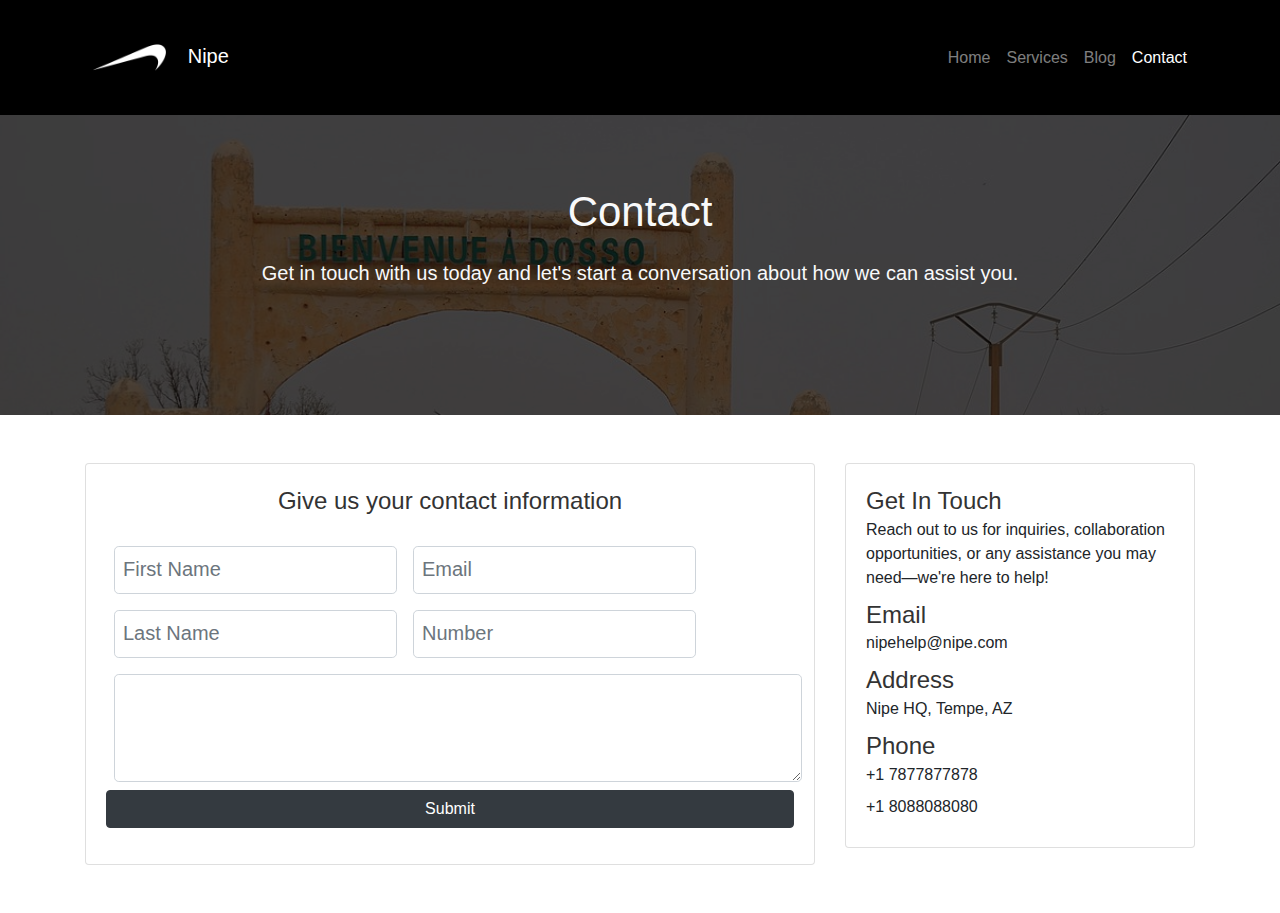
<file: V2/contact.html>
<!DOCTYPE html>
<html lang="en">
<head>
	<title>Nipe</title>
	<meta charset="utf-8">
	<meta name="viewport" content="width:device-width; initial-scale=1.0">
	<link rel="shortcut icon" type="image/x-icon" href="img/favicon.png">
	<link rel="stylesheet" type="text/css" href="css/bootstrap.min.css">
	<link rel="stylesheet" type="text/css" href="css/main.css">
	<link rel="stylesheet" type="text/css" href="css/uikit.min.css">
	<link rel="stylesheet" type="text/css" href="css/fontawesome/css/all.css">

</head>
<body>

<!-- Navbar Section Start -->
<nav class="navbar navbar-dark navbar-expand-lg"  uk-sticky="top:100; animation: uk-animation-slide-top; bottom: #sticky-on-scroll-up">
	<div class="container">
		<a href="index.html" class="navbar-brand">
			<img src="img/logo1.png" class="img-fluid p-0" style="width: 35%; filter: brightness(0) invert(1);">
			<div class="ml-2 p-0 d-inline webT">Nipe</div>
		</a>
		<button class="navbar-toggler navbar-toggler-right" data-toggle="collapse" data-target="#navBar">
			<span class="navbar-toggler-icon"></span>
		</button>
		<div class="collapse navbar-collapse" id="navBar">
			<ul class="navbar-nav  ml-auto ">

				<li class="nav-item">
					<a class="nav-link " href="index.html">Home</a>
				</li>
				<li class="nav-item">
					<a class="nav-link" href="services.html">Services</a>
				</li>
				<li class="nav-item ">
					<a class="nav-link" href="blog.html">Blog</a>
				</li>
				<li class="nav-item active">
					<a class="nav-link" href="contact.html">Contact</a>
				</li>
			</ul>
		</div>
	</div>
</nav>
<!-- Nav Section End -->


<!-- Contact Section Start -->
<section id="contact" class="text-center py-5 text-light">
	<div class="inner-overlay">
		<div class="container">
			<div class="row">
				<div class="col mt-5 pt-4">
					<h1 class="text-light">Contact</h1 >
					<p class="lead">
						Get in touch with us today and let's start a conversation about how we can assist you.
					</p>
				</div>
			</div>
		</div>
	</div>
</section>
<!-- Contact Section End -->

<!-- Contact Main Section Start -->
<section class="py-5" id="contact-main">
	<div class="container">
		<div class="row">
			<div class="col-lg-8">
				<div class="card">
					<div class="card-body">
						<form class="form-group">
							<h3 class="text-center">Give us your contact information</h3>
							<div class="form-inline">
								<input type="text" placeholder="First Name"required class="form-control form-control-lg p-2 m-2">
								<input type="text" placeholder="Email"required class="form-control form-control-lg p-2 m-2">
							</div>
							<div class="form-inline">
								<input type="email" placeholder="Last Name"required class="form-control form-control-lg p-2 m-2">
								<input type="text" placeholder="Number"required class="form-control form-control-lg p-2 m-2">
							</div>
							<div>
				 					<textarea rows="3" placeholder="Message" class="form-control form-control-lg p-2 m-2" required>
				 					</textarea>
								<input type="submit" value="Submit" class="btn btn-dark btn-block ">
							</div>
						</form>
					</div>
				</div>
			</div>
			<div class="col-lg-4">
				<div class="card">
					<div class="card-body">
						<h3 class="card-title m-0">Get In Touch</h3>
						<p class="m-0 mb-2">
							Reach out to us for inquiries, collaboration opportunities, or any assistance you may need—we're here to help!
						</p>
						<h3 class="card-title m-0">Email</h3>
						<p class="m-0 mb-2">
							nipehelp@nipe.com
						</p>
						<h3 class="card-title m-0">Address</h3>
						<p class="m-0 mb-2">
							Nipe HQ, Tempe, AZ
						</p>
						<h3 class="card-title m-0">Phone</h3>
						<p class="m-0 mb-2">
							+1 7877877878
						</p>
						<p class="m-0 mb-2">
							+1 8088088080
						</p>
					</div>
				</div>
			</div>
		</div>
	</div>
</section>
<!-- Contact Main Section End -->

<script type="text/javascript" src="js/jquery-slim.min.js"></script>
<script type="text/javascript" src="js/popper.min.js"></script>
<script type="text/javascript" src="js/bootstrap.min.js"></script>
<script type="text/javascript" src="js/uikit.min.js"></script>
<script type="text/javascript" src="js/uikit-icons.min.js"></script>
</body>
</html>
</file>
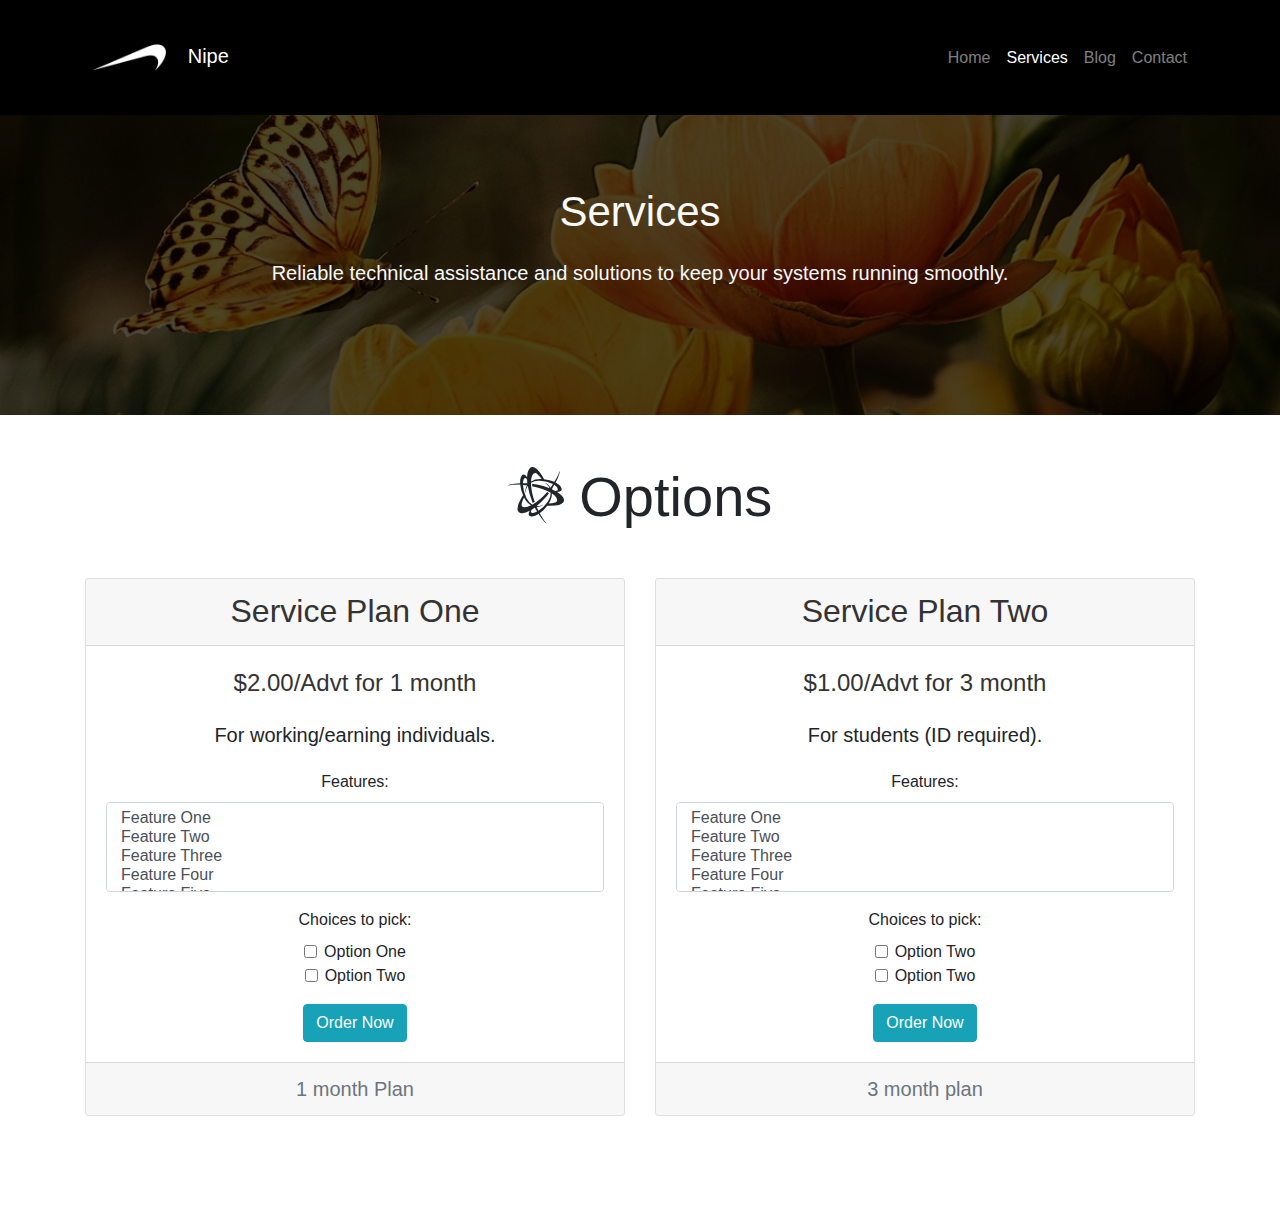
<file: V2/services.html>
<!DOCTYPE html>
<html lang="en">
<head>
    <title>Nipe</title>
    <meta charset="utf-8">
    <meta name="viewport" content="width:device-width; initial-scale=1.0">
    <link rel="shortcut icon" type="image/x-icon" href="img/favicon.png">
    <link rel="stylesheet" type="text/css" href="css/bootstrap.min.css">
    <link rel="stylesheet" type="text/css" href="css/main.css">
    <link rel="stylesheet" type="text/css" href="css/uikit.min.css">
    <link rel="stylesheet" type="text/css" href="css/fontawesome/css/all.css">

</head>
<body>

<!-- Navbar Section Start -->
<nav class="navbar navbar-dark navbar-expand-lg"  uk-sticky="top:100; animation: uk-animation-slide-top; bottom: #sticky-on-scroll-up">
    <div class="container">
        <a href="index.html" class="navbar-brand">
            <img src="img/logo1.png" class="img-fluid p-0" style="width: 35%; filter: brightness(0) invert(1);">
            <div class="ml-2 p-0 d-inline webT">Nipe</div>
        </a>
        <button class="navbar-toggler navbar-toggler-right" data-toggle="collapse" data-target="#navBar">
            <span class="navbar-toggler-icon"></span>
        </button>
        <div class="collapse navbar-collapse" id="navBar">
            <ul class="navbar-nav  ml-auto ">

                <li class="nav-item">
                    <a class="nav-link " href="index.html">Home</a>
                </li>
                <li class="nav-item active">
                    <a class="nav-link" href="services.html">Services</a>
                </li>
                <li class="nav-item">
                    <a class="nav-link" href="blog.html">Blog</a>
                </li>
                <li class="nav-item">
                    <a class="nav-link" href="contact.html">Contact</a>
                </li>
            </ul>
        </div>
    </div>
</nav>
<!-- Nav Section End -->


<!-- Services Section Start -->
<section id="services"   class="text-center py-5 text-light">
    <div class="inner-overlay">
        <div class="container">
            <div class="row">
                <div class="col mt-5 pt-4">
                    <h1 class="text-light">Services</h1 >
                    <p class="lead">
                        Reliable technical assistance and solutions to keep your systems running smoothly.
                    </p>
                </div>
            </div>
        </div>
    </div>
</section>
<!-- Services Section End -->

<section id="services-table" class="py-5 text-center">
    <div class="container">
        <div class="row">
            <div class="col">
                <span class="text-center display-4"><i class="fab fa-battle-net"></i>    Options</span>
            </div>
        </div>
        <div class="row my-5">
            <div class="col-lg-6 col-md-6">
                <div class="card">
                    <div class="card-header">
                        <h2 class="m-0">Service Plan One</h2>
                    </div>
                    <div class="card-body">
                        <h3 class="card-title">$2.00/Advt for 1 month</h3>
                        <p class="card-text lead">
                            For working/earning individuals.
                        </p>
                        <div class="form-group">
                            <label for="plan1-features">Features:</label>
                            <select class="form-control" id="plan1-features" multiple>
                                <option>Feature One</option>
                                <option>Feature Two</option>
                                <option>Feature Three</option>
                                <option>Feature Four</option>
                                <option>Feature Five</option>
                            </select>
                        </div>
                        <div class="form-group">
                            <label>Choices to pick:</label>
                            <div class="form-check">
                                <input class="form-check-input" type="checkbox" id="plan1-option1">
                                <label class="form-check-label" for="plan1-option1">
                                    Option One
                                </label>
                            </div>
                            <div class="form-check">
                                <input class="form-check-input" type="checkbox" id="plan1-option2">
                                <label class="form-check-label" for="plan1-option2">
                                    Option Two
                                </label>
                            </div>
                        </div>
                        <a href="contact.html" class="btn btn-info">Order Now</a>
                    </div>
                    <div class="card-footer">
                        <h4 class="m-0 text-muted">1 month Plan </h4>
                    </div>
                </div>
            </div>
            <div class="col-lg-6 col-md-6">
                <div class="card">
                    <div class="card-header">
                        <h2 class="m-0">Service Plan Two</h2>
                    </div>
                    <div class="card-body">
                        <h3 class="card-title">$1.00/Advt for 3 month</h3>
                        <p class="card-text lead">
                            For students (ID required).
                        </p>
                        <div class="form-group">
                            <label for="plan1-features">Features:</label>
                            <select class="form-control" id="plan1-features" multiple>
                                <option>Feature One</option>
                                <option>Feature Two</option>
                                <option>Feature Three</option>
                                <option>Feature Four</option>
                                <option>Feature Five</option>
                            </select>
                        </div>
                        <div class="form-group">
                            <label>Choices to pick:</label>
                            <div class="form-check">
                                <input class="form-check-input" type="checkbox" id="plan1-option1">
                                <label class="form-check-label" for="plan1-option1>
                  Option One
                </label>
              </div>
              <div class="form-check">
                                <input class="form-check-input" type="checkbox" id="plan1-option2">
                                <label class="form-check-label" for="plan1-option2">
                                    Option Two
                                </label>
                            </div>
                            <div class="form-check">
                                <input class="form-check-input" type="checkbox" id="plan1-option2">
                                <label class="form-check-label" for="plan1-option2">
                                    Option Two
                                </label>
                            </div>
                        </div>
                        <a href="contact.html" class="btn btn-info">Order Now</a>
                    </div>
                    <div class="card-footer">
                        <h4 class="m-0 text-muted">3 month plan </h4>
                    </div>
                </div>
            </div>


            <script type="text/javascript" src="js/jquery-slim.min.js"></script>
            <script type="text/javascript" src="js/popper.min.js"></script>
            <script type="text/javascript" src="js/bootstrap.min.js"></script>
            <script type="text/javascript" src="js/uikit.min.js"></script>
            <script type="text/javascript" src="js/uikit-icons.min.js"></script>
</body>
</html>
</file>
<file: V1/css/main.css>
html{
	scroll-behavior: smooth;
}
body{

}
.navbar {
	background:#0069d9;
}
.navbar-nav  li a:hover {
	color:#fff !important;
}
.navbar .webT{
	font-size: 20px;
}

/*Slider*/
.carousel-item{
	height: 500px;
}
.crs-img-1{
	background: url('../img/slider-img1.jpg');
	background-size: cover;
	background-position: center;
	width:100%;
}
.crs-img-2{
	background: url('../img/slider-img2.jpg');
	background-size: cover;
	background-position: center;
	width:100%;
}
.crs-img-3{
	background: url('../img/slider-img3.jpg');
	background-size: cover;
	background-position: center;
	width:100%;
}
.crs-img-4{
	background: url('../img/slider-img4.jpg');
	background-size: cover;
	background-position: center;
	width:100%;
}


/*Showcase*/
#showcase .fas{
	font-size:35px;

}

/*Get Started*/
#get-started{
	background:url('../img/showcase2.jpg');
	background-attachment: fixed;
	background-size: cover;
	position: relative;
	background-repeat: no-repeat;
	min-height: 250px;
}
#get-started .inner-overlay{
	background:rgba(0,0,0,0.7);
	position: absolute;
	top: 0;
	left: 0;
	height: 100%;
	width: 100%
}

/*Info */
#info .infoS{
	margin-top:70px;
}
#info img{
	border-radius: 5px;
}

/*Video*/
#video{
	position: relative;
	background:url('../img/video.jpg');
	background-size: cover;
	background-attachment: fixed;
	background-repeat: no-repeat;
	min-height: 300px;

}
#video .video-overlay{
	position: absolute;
	min-height: 300px;
	top: 0;
	left: 0;
	width: 100%;
	background: rgba(0,0,0,0.7);
}
#video .fas{
	color: #ff0000;
	font-size: 50px;
}

/*Gallery*/
#gallery img{
	max-height: 200px;
	width: 100%;

}

/*Footer*/
#footer{
	background:#000;
}
#footer .fab{
	font-size:25px;
	color:#fff;
	border: 1px solid #7f8c8d;
	padding: 5px;
}
#footer .fab:hover{
	color: #ff0000;
	border-color: #000;
}

/*About Page*/

/*About Section*/
#about{
	background:url('../img/about/back.jpg');
	background-attachment: fixed;
	background-size: cover;
	background-repeat: no-repeat;
	min-height: 300px;
	position: relative;
}
#about .inner-overlay, #services .inner-overlay, #blog .inner-overlay ,
#contact .inner-overlay{
	background:rgba(0,0,0,0.7);
	position: absolute;
	top: 0;
	left: 0;
	width: 100%;
	min-height: 300px;
}
#about-services .fas{
	font-size:50px;
}

/*Services Section*/
/*Services Header*/
#services{
	background:url('../img/slider-img4.jpg');
	background-attachment: fixed;
	background-size: cover;
	background-repeat: no-repeat;
	min-height: 300px;
	position: relative;
}

#services-faq{
	height: 400px;
}
#services-faq .card{
	cursor: pointer;
}
#blog{
	background:url('../img/video.jpg');
	background-attachment: fixed;
	background-size: cover;
	background-repeat: no-repeat;
	min-height: 300px;
	position: relative;
}
#blog-post img{
	height: 200px;
	width: 100%;
}
#contact{
	background:url('../img/gallery7.jpg');
	background-attachment: fixed;
	background-size: cover;
	background-repeat: no-repeat;
	min-height: 300px;
	position: relative;
}


@media (max-width: 991px){
	#info .infoS{
		margin-top:0px;
	}
	#gallery img{
		height: 120px;
	}
}
@media(max-width:767px){

	#get-started .gC{
		margin-top: 0 !important;
	}
	#info p{
		font-size: 15px;
		margin-top: 0;
	}
	#info h3{
		font-size: 20px;
		margin-bottom: 5px;
	}
	#about-services .card {
		margin: 5px 0;
	}
	#services-faq h5{
		font-size: 13px;
	}
	#services-faq p{
		font-size: 10px;
	}
	#services-table .text-center.display-4 {
		font-size: 30px;
	}
}

@media(max-width: 575px){
	#showcase .col-lg-4.col-md-4{
		width: 60%;
		margin: 0 auto;
	}
	#showcase h3{
		margin: 0;
	}
	#info .infoS{
		width: 70%;
		margin: 0 auto;
		margin-bottom:25px;
	}
	#gallery img{
		width: 80%;
		height: 200px;
	}

	#gallery .col-lg-4.col-md-4.col-sm-4{
		width: 80%;
		height: 200px;
		margin: 5px auto;
		margin-left: 50px;
	}

	#services-faq{
		height: 600px;
	}
}
@media(max-width: 420px){
	.navbar .navbar-brand {
		width: 75%;
	}
	#myCarousel .display-4    {
		font-size: 45px !important;
	}
	#showcase .lead{
		font-size: 16px ;
	}
	#get-started  .lead{
		font-size: 16px ;
		margin-top: 0;
	}
	#get-started  h3{
		margin-bottom: 0;
	}
	#gallery .col-lg-4.col-md-4.col-sm-4{
		width: 100%;
		height: 200px;
		margin: 5px auto;
		margin-left: 50px;
	}	
}
</file>
<file: V2/css/main.css>
html{
	scroll-behavior: smooth;
}
body{

}
.navbar {
	background:#000;
}
.navbar-nav  li a:hover {
	color:#fff !important;
}
.navbar .webT{
	font-size: 20px;
}

/*Slider*/
.carousel-item{
	height: 500px;
}
.crs-img-1{
	background: url('../img/slider-img1.jpg');
	background-size: cover;
	background-position: center;
	width:100%;
}
.crs-img-2{
	background: url('../img/slider-img2.jpg');
	background-size: cover;
	background-position: center;
	width:100%;
}
.crs-img-3{
	background: url('../img/slider-img3.jpg');
	background-size: cover;
	background-position: center;
	width:100%;
}
.crs-img-4{
	background: url('../img/slider-img4.jpg');
	background-size: cover;
	background-position: center;
	width:100%;
}


/*Showcase*/
#showcase .fas{
	font-size:35px;

}

/*Get Started*/
#get-started{
	background:url('../img/showcase2.jpg');
	background-attachment: fixed;
	background-size: cover;
	position: relative;
	background-repeat: no-repeat;
	min-height: 250px;
}
#get-started .inner-overlay{
	background:rgba(0,0,0,0.7);
	position: absolute;
	top: 0;
	left: 0;
	height: 100%;
	width: 100%
}

/*Info */
#info .infoS{
	margin-top:70px;
}
#info img{
	border-radius: 5px;
}

/*Video*/
#video{
	position: relative;
	background:url('../img/video.jpg');
	background-size: cover;
	background-attachment: fixed;
	background-repeat: no-repeat;
	min-height: 300px;

}
#video .video-overlay{
	position: absolute;
	min-height: 300px;
	top: 0;
	left: 0;
	width: 100%;
	background: rgba(0,0,0,0.7);
}
#video .fas{
	color: #ff0000;
	font-size: 50px;
}

/*Gallery*/
#gallery img{
	max-height: 200px;
	width: 100%;

}

/*Footer*/
#footer{
	background:#000;
}
#footer .fab{
	font-size:25px;
	color:#fff;
	border: 1px solid #7f8c8d;
	padding: 5px;
}
#footer .fab:hover{
	color: #ff0000;
	border-color: #000;
}

/*About Page*/

/*About Section*/
#about{
	background:url('../img/about/back.jpg');
	background-attachment: fixed;
	background-size: cover;
	background-repeat: no-repeat;
	min-height: 300px;
	position: relative;
}
#about .inner-overlay, #services .inner-overlay, #blog .inner-overlay ,
#contact .inner-overlay{
	background:rgba(0,0,0,0.7);
	position: absolute;
	top: 0;
	left: 0;
	width: 100%;
	min-height: 300px;
}
#about-services .fas{
	font-size:50px;
}

/*Services Section*/
/*Services Header*/
#services{
	background:url('../img/slider-img4.jpg');
	background-attachment: fixed;
	background-size: cover;
	background-repeat: no-repeat;
	min-height: 300px;
	position: relative;
}

#services-faq{
	height: 400px;
}
#services-faq .card{
	cursor: pointer;
}
#blog{
	background:url('../img/video.jpg');
	background-attachment: fixed;
	background-size: cover;
	background-repeat: no-repeat;
	min-height: 300px;
	position: relative;
}
#blog-post img{
	height: 200px;
	width: 100%;
}
#contact{
	background:url('../img/gallery7.jpg');
	background-attachment: fixed;
	background-size: cover;
	background-repeat: no-repeat;
	min-height: 300px;
	position: relative;
}


@media (max-width: 991px){
	#info .infoS{
		margin-top:0px;
	}
	#gallery img{
		height: 120px;
	}
}
@media(max-width:767px){

	#get-started .gC{
		margin-top: 0 !important;
	}
	#info p{
		font-size: 15px;
		margin-top: 0;
	}
	#info h3{
		font-size: 20px;
		margin-bottom: 5px;
	}
	#about-services .card {
		margin: 5px 0;
	}
	#services-faq h5{
		font-size: 13px;
	}
	#services-faq p{
		font-size: 10px;
	}
	#services-table .text-center.display-4 {
		font-size: 30px;
	}
}

@media(max-width: 575px){
	#showcase .col-lg-4.col-md-4{
		width: 60%;
		margin: 0 auto;
	}
	#showcase h3{
		margin: 0;
	}
	#info .infoS{
		width: 70%;
		margin: 0 auto;
		margin-bottom:25px;
	}
	#gallery img{
		width: 80%;
		height: 200px;
	}

	#gallery .col-lg-4.col-md-4.col-sm-4{
		width: 80%;
		height: 200px;
		margin: 5px auto;
		margin-left: 50px;
	}

	#services-faq{
		height: 600px;
	}
}
@media(max-width: 420px){
	.navbar .navbar-brand {
		width: 75%;
	}
	#myCarousel .display-4    {
		font-size: 45px !important;
	}
	#showcase .lead{
		font-size: 16px ;
	}
	#get-started  .lead{
		font-size: 16px ;
		margin-top: 0;
	}
	#get-started  h3{
		margin-bottom: 0;
	}
	#gallery .col-lg-4.col-md-4.col-sm-4{
		width: 100%;
		height: 200px;
		margin: 5px auto;
		margin-left: 50px;
	}	
}
</file>
